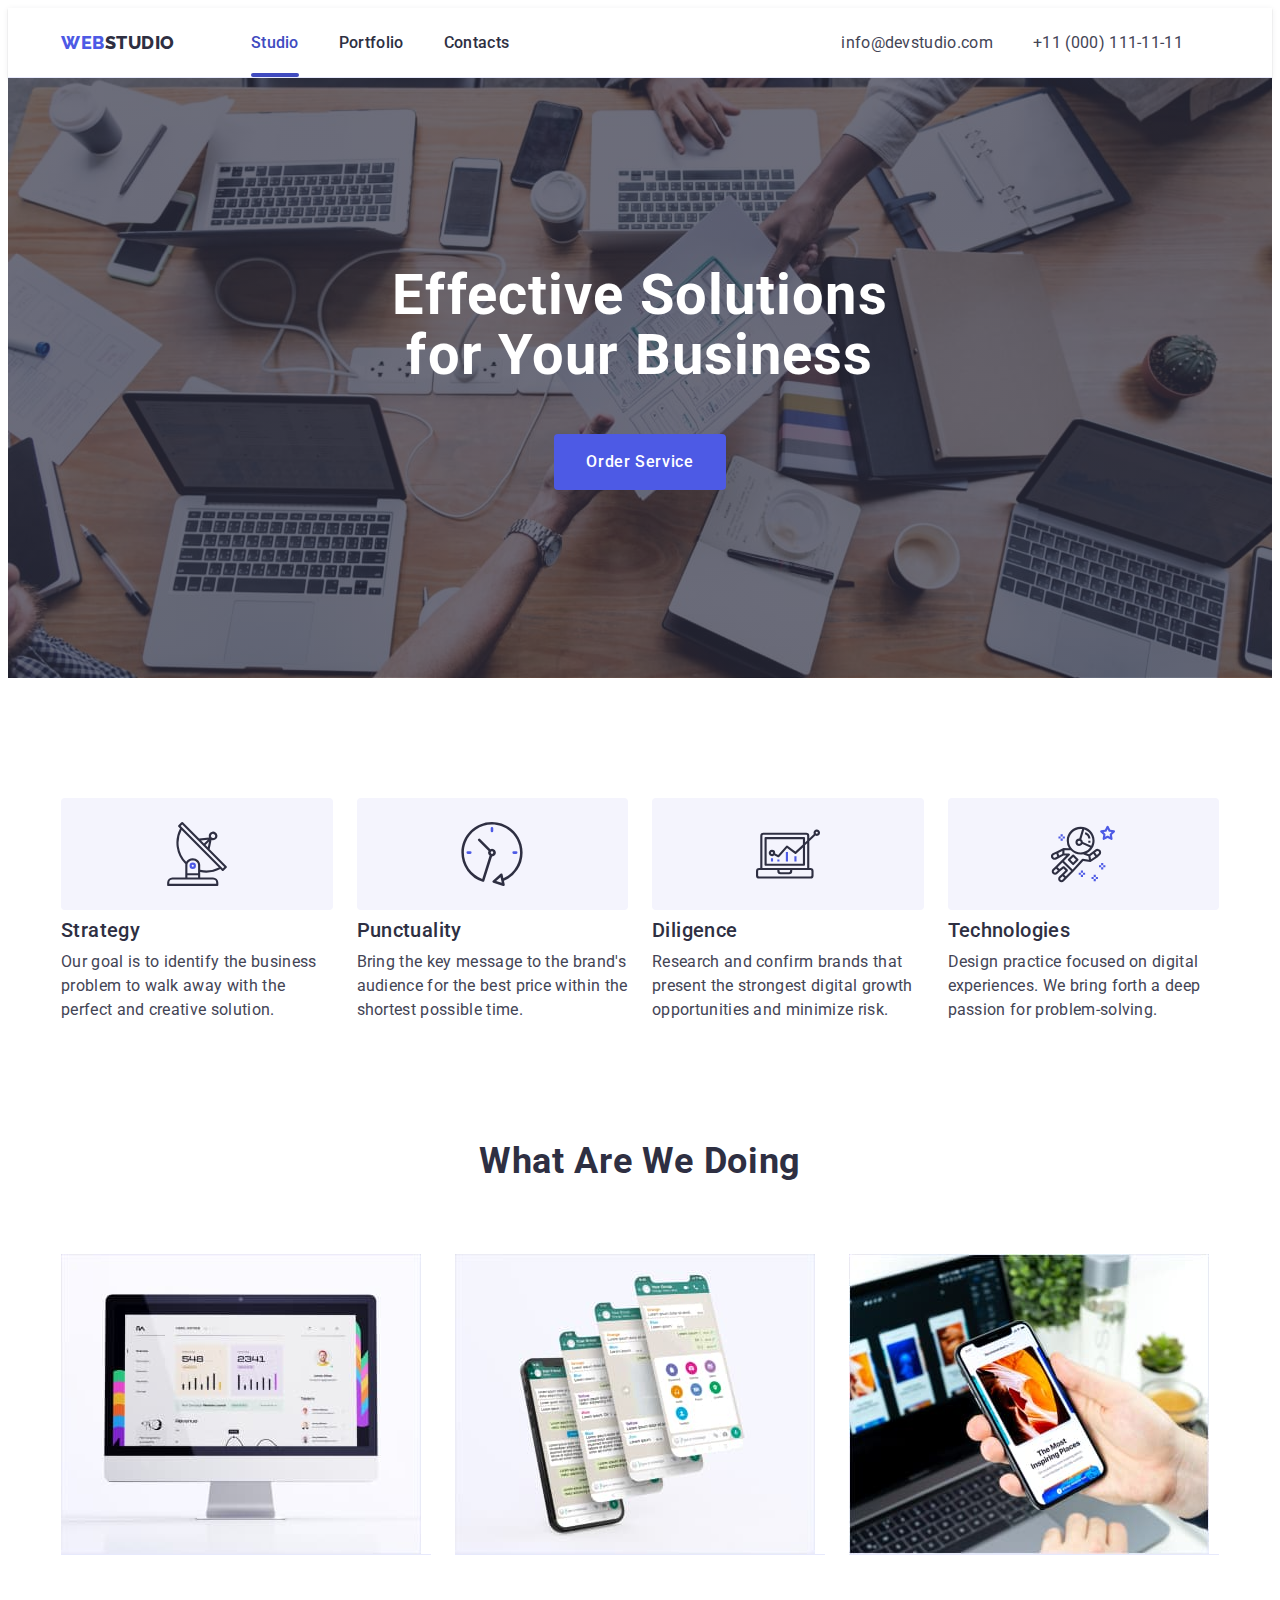
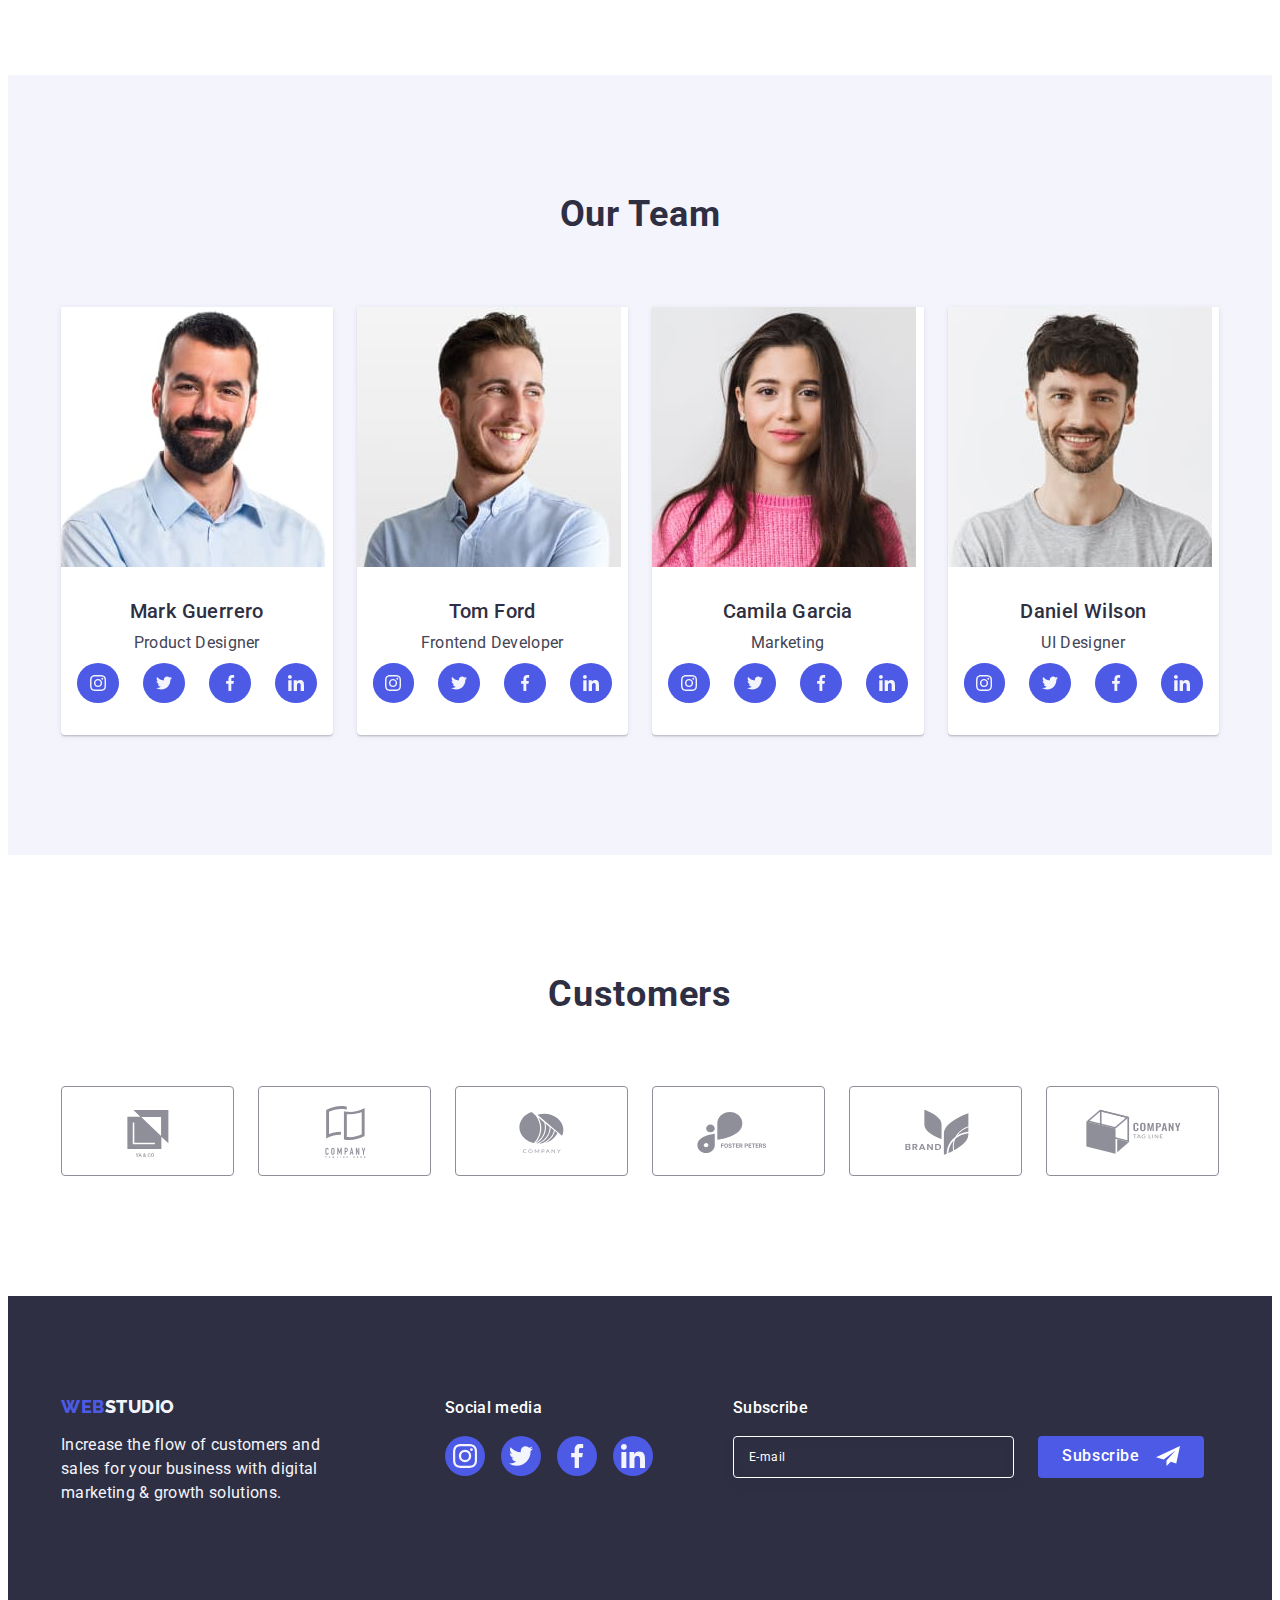
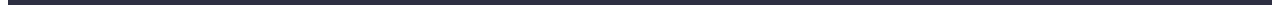
<file: index.html>
<!DOCTYPE html>
<html lang="en">
  <head>
    <meta charset="UTF-8" />
    <meta http-equiv="X-UA-Compatible" content="IE=edge" />
    <meta name="viewport" content="width=device-width, initial-scale=1.0" />
    <title>WebStudio</title>
    <link rel="preconnect" href="https://fonts.googleapis.com" />
    <link rel="preconnect" href="https://fonts.gstatic.com" crossorigin />
    <link
      href="https://fonts.googleapis.com/css2?family=Raleway:wght@800&family=Roboto:wght@400;500;700&display=swap"
      rel="stylesheet" />
    <link
      rel="stylesheet"
      href="https://cdnjs.cloudflare.com/ajax/libs/modern-normalize/1.1.0/modern-normalize.min.css"
      integrity="sha512-wpPYUAdjBVSE4KJnH1VR1HeZfpl1ub8YT/NKx4PuQ5NmX2tKuGu6U/JRp5y+Y8XG2tV+wKQpNHVUX03MfMFn9Q=="
      crossorigin="anonymous"
      referrerpolicy="no-referrer" />
    <link rel="stylesheet" href="./css/styles.css" />
  </head>
  <body>
    <!--Шапка профілю з навігацією та лого-->
    <header class="header">
      <div class="header-container container">
        <nav class="nav">
          <a class="logo link" href="./index.html">Web<span class="upper-logo">Studio</span></a>
          <ul class="site-nav list">
            <li class="item">
              <a class="link current" href="./index.html">Studio</a>
            </li>
            <li class="item">
              <a class="link" href="./portfolio.html">Portfolio</a>
            </li>
            <li class="item">
              <a class="link" href="">Contacts</a>
            </li>
          </ul>
        </nav>
        <address class="address">
          <ul class="list">
            <li>
              <a class="address link" href="mailto:info@devstudio.com">info@devstudio.com</a>
            </li>
            <li>
              <a class="address link" href="tel:+110001111111">+11 (000) 111-11-11</a>
            </li>
          </ul>
        </address>
      </div>
    </header>

    <main>
      <!--Секція герой-->
      <section class="hero-container page-hero">
        <div class="container">
          <h1 class="hero-title">Effective Solutions for Your Business</h1>
          <button class="btn hero" type="button" data-modal-open>Order Service</button>
        </div>
      </section>

      <!--Секція переваг-->
      <section class="features section">
        <div class="container">
          <h2 class="visually-hidden">Our features</h2>
          <ul class="features list card-set">
            <li class="features item card-sed-item">
              <div class="thumb">
                <svg class="icon" width="64" height="64">
                  <use href="./images/icons.svg#icon-antenna"></use>
                </svg>
              </div>
              <h3 class="features subtitle">Strategy</h3>
              <p class="features text">
                Our goal is to identify the business problem to walk away with the perfect and creative solution.
              </p>
            </li>
            <li class="features item card-sed-item">
              <div class="thumb">
                <svg class="icon" width="64" height="64">
                  <use href="./images/icons.svg#icon-clock"></use>
                </svg>
              </div>
              <h3 class="features subtitle">Punctuality</h3>
              <p class="features text">
                Bring the key message to the brand's audience for the best price within the shortest possible time.
              </p>
            </li>
            <li class="features item card-sed-item">
              <div class="thumb">
                <svg class="icon" width="64" height="64">
                  <use href="./images/icons.svg#icon-diagram"></use>
                </svg>
              </div>
              <h3 class="features subtitle">Diligence</h3>
              <p class="features text">
                Research and confirm brands that present the strongest digital growth opportunities and minimize risk.
              </p>
            </li>
            <li class="features item card-sed-item">
              <div class="thumb">
                <svg class="icon" width="64" height="64">
                  <use href="./images/icons.svg#icon-astronaut"></use>
                </svg>
              </div>
              <h3 class="features subtitle">Technologies</h3>
              <p class="features text">
                Design practice focused on digital experiences. We bring forth a deep passion for problem-solving.
              </p>
            </li>
          </ul>
        </div>
      </section>

      <!--Секція послуг-->
      <section class="working section">
        <div class="container">
          <h2 class="section-title">What are we doing</h2>
          <ul class="working list card-set">
            <li class="working item card-sed-item">
              <img
                src="./images/section-working/what-are-we-doing-1.jpg"
                alt="monitor for computer with open web page"
                width="360"
                height="300" />
            </li>
            <li class="working item card-sed-item">
              <img
                src="./images/section-working/what-are-we-doing-2.jpg"
                alt="mobile phone with chat"
                width="360"
                height="300" />
            </li>
            <li class="working item card-sed-item">
              <img
                src="./images/section-working/what-are-we-doing-3.jpg"
                alt="man with laptop and phone with open websites"
                width="360"
                height="300" />
            </li>
          </ul>
        </div>
      </section>

      <!--Секція Наша команда-->
      <section class="team section">
        <div class="container">
          <h2 class="section-title">Our Team</h2>
          <ul class="team list card-set">
            <li class="team item card-sed-item">
              <img src="./images/section-team/team-1.jpg" alt="Mark Guerrero" width="264" height="260" />
              <div class="desc-wrap">
                <h3 class="team subtitle">Mark Guerrero</h3>
                <p class="team text">Product Designer</p>
                <ul class="media-social list card-set">
                  <li class="card-sed-item">
                    <a
                      class="social-link link"
                      aria-label="Instagram"
                      href=""
                      target="_blank"
                      rel="noopener no-referrer">
                      <svg class="social-icon" width="16" height="16">
                        <use href="./images/icons.svg#icon-instagram"></use>
                      </svg>
                    </a>
                  </li>
                  <li class="card-sed-item">
                    <a class="social-link link" aria-label="Twitter" href="" target="_blank" rel="noopener no-referrer">
                      <svg class="social-icon" width="16" height="16">
                        <use href="./images/icons.svg#icon-twitter"></use>
                      </svg>
                    </a>
                  </li>
                  <li class="card-sed-item">
                    <a
                      class="social-link link"
                      aria-label="Facebook"
                      href=""
                      target="_blank"
                      rel="noopener no-referrer">
                      <svg class="social-icon" width="16" height="16">
                        <use href="./images/icons.svg#icon-facebook"></use>
                      </svg>
                    </a>
                  </li>
                  <li class="card-sed-item">
                    <a
                      class="social-link link"
                      aria-label="Linkedin"
                      href=""
                      target="_blank"
                      rel="noopener no-referrer">
                      <svg class="social-icon" width="16" height="16">
                        <use href="./images/icons.svg#icon-linkedin"></use>
                      </svg>
                    </a>
                  </li>
                </ul>
              </div>
            </li>
            <li class="team item card-sed-item">
              <img src="./images/section-team/team-2.jpg" alt="Tom Ford" width="264" height="260" />
              <div class="desc-wrap">
                <h3 class="team subtitle">Tom Ford</h3>
                <p class="team text">Frontend Developer</p>
                <ul class="media-social list card-set">
                  <li class="card-sed-item">
                    <a
                      class="social-link link"
                      aria-label="Instagram"
                      href=""
                      target="_blank"
                      rel="noopener no-referrer">
                      <svg class="social-icon" width="16" height="16">
                        <use href="./images/icons.svg#icon-instagram"></use>
                      </svg>
                    </a>
                  </li>
                  <li class="card-sed-item">
                    <a class="social-link link" aria-label="" href="Twitter" target="_blank">
                      <svg class="social-icon" width="16" height="16">
                        <use href="./images/icons.svg#icon-twitter"></use>
                      </svg>
                    </a>
                  </li>
                  <li class="card-sed-item">
                    <a class="social-link link" aria-label="Facebook" href="" target="_blank">
                      <svg class="social-icon" width="16" height="16">
                        <use href="./images/icons.svg#icon-facebook"></use>
                      </svg>
                    </a>
                  </li>
                  <li class="card-sed-item">
                    <a
                      class="social-link link"
                      aria-label=""
                      href="Linkedin"
                      target="_blank"
                      rel="noopener no-referrer">
                      <svg class="social-icon" width="16" height="16">
                        <use href="./images/icons.svg#icon-linkedin"></use>
                      </svg>
                    </a>
                  </li>
                </ul>
              </div>
            </li>
            <li class="team item card-sed-item">
              <img src="./images/section-team/team-3.jpg" alt="Camila Garcia" width="264" height="260" />
              <div class="desc-wrap">
                <h3 class="team subtitle">Camila Garcia</h3>
                <p class="team text">Marketing</p>
                <ul class="media-social list card-set">
                  <li class="card-sed-item">
                    <a
                      class="social-link link"
                      aria-label="Instagram"
                      href=""
                      target="_blank"
                      rel="noopener no-referrer">
                      <svg class="social-icon" width="16" height="16">
                        <use href="./images/icons.svg#icon-instagram"></use>
                      </svg>
                    </a>
                  </li>
                  <li class="card-sed-item">
                    <a class="social-link link" aria-label="Twitter" href="" target="_blank" rel="noopener no-referrer">
                      <svg class="social-icon" width="16" height="16">
                        <use href="./images/icons.svg#icon-twitter"></use>
                      </svg>
                    </a>
                  </li>
                  <li class="card-sed-item">
                    <a
                      class="social-link link"
                      aria-label="Facebook"
                      href=""
                      target="_blank"
                      rel="noopener no-referrer">
                      <svg class="social-icon" width="16" height="16">
                        <use href="./images/icons.svg#icon-facebook"></use>
                      </svg>
                    </a>
                  </li>
                  <li class="card-sed-item">
                    <a
                      class="social-link link"
                      aria-label="Linkedin"
                      href=""
                      target="_blank"
                      rel="noopener no-referrer">
                      <svg class="social-icon" width="16" height="16">
                        <use href="./images/icons.svg#icon-linkedin"></use>
                      </svg>
                    </a>
                  </li>
                </ul>
              </div>
            </li>
            <li class="team item card-sed-item">
              <img src="./images/section-team/team-4.jpg" alt="Daniel Wilson" width="264" height="260" />
              <div class="desc-wrap">
                <h3 class="team subtitle">Daniel Wilson</h3>
                <p class="team text">UI Designer</p>
                <ul class="media-social list card-set">
                  <li class="card-sed-item">
                    <a
                      class="social-link link"
                      aria-label="Instagram"
                      href=""
                      target="_blank"
                      rel="noopener no-referrer">
                      <svg class="social-icon" width="16" height="16">
                        <use href="./images/icons.svg#icon-instagram"></use>
                      </svg>
                    </a>
                  </li>
                  <li class="card-sed-item">
                    <a class="social-link link" aria-label="Twitter" href="" target="_blank" rel="noopener no-referrer">
                      <svg class="social-icon" width="16" height="16">
                        <use href="./images/icons.svg#icon-twitter"></use>
                      </svg>
                    </a>
                  </li>
                  <li class="card-sed-item">
                    <a
                      class="social-link link"
                      aria-label="Facebook"
                      href=""
                      target="_blank"
                      rel="noopener no-referrer">
                      <svg class="social-icon" width="16" height="16">
                        <use href="./images/icons.svg#icon-facebook"></use>
                      </svg>
                    </a>
                  </li>
                  <li class="card-sed-item">
                    <a
                      class="social-link link"
                      aria-label="Linkedin"
                      href=""
                      target="_blank"
                      rel="noopener no-referrer">
                      <svg class="social-icon" width="16" height="16">
                        <use href="./images/icons.svg#icon-linkedin"></use>
                      </svg>
                    </a>
                  </li>
                </ul>
              </div>
            </li>
          </ul>
        </div>
      </section>

      <!--Секция клієнтів-->
      <section class="clients section">
        <div class="container">
          <h2 class="section-title">Customers</h2>
          <ul class="clients list card-set">
            <li class="card-sed-item">
              <a class="clients link" href="">
                <svg class="clients-icon" width="104" height="56">
                  <use href="./images/icons.svg#icon-client-logo-1"></use>
                </svg>
              </a>
            </li>
            <li class="card-sed-item">
              <a class="clients link" href="">
                <svg class="clients-icon" width="104" height="56">
                  <use href="./images/icons.svg#icon-client-logo-2"></use>
                </svg>
              </a>
            </li>
            <li class="card-sed-item">
              <a class="clients link" href="">
                <svg class="clients-icon" width="104" height="56">
                  <use href="./images/icons.svg#icon-client-logo-3"></use>
                </svg>
              </a>
            </li>
            <li class="card-sed-item">
              <a class="clients link" href="">
                <svg class="clients-icon" width="104" height="56">
                  <use href="./images/icons.svg#icon-client-logo-4"></use>
                </svg>
              </a>
            </li>
            <li class="card-sed-item">
              <a class="clients link" href="">
                <svg class="clients-icon" width="104" height="56">
                  <use href="./images/icons.svg#icon-client-logo-5"></use>
                </svg>
              </a>
            </li>
            <li class="card-sed-item">
              <a class="clients link" href="">
                <svg class="clients-icon" width="104" height="56">
                  <use href="./images/icons.svg#icon-client-logo-6"></use>
                </svg>
              </a>
            </li>
          </ul>
        </div>
      </section>
    </main>

    <!--Підвал-->
    <footer class="page-footer">
      <div class="footer-container container">
        <div class="footer-left-part">
          <a class="logo link" href="./index.html">Web<span class="lower-logo">Studio</span></a>
          <p class="footer text">
            Increase the flow of customers and sales for your business with digital marketing & growth solutions.
          </p>
        </div>

        <div class="footer-right-part">
          <p class="social-text">Social media</p>
          <ul class="media-social list card-set">
            <li class="card-sed-item">
              <a class="social-link link" href="" target="_blank" rel="noopener no-referrer" aria-label="Instagram">
                <svg class="social-icon" width="24" height="24">
                  <use href="./images/icons.svg#icon-instagram"></use>
                </svg>
              </a>
            </li>
            <li class="card-sed-item">
              <a class="social-link link" href="" target="_blank" rel="noopener no-referrer" aria-label="twitter">
                <svg class="social-icon" width="24" height="24">
                  <use href="./images/icons.svg#icon-twitter"></use>
                </svg>
              </a>
            </li>
            <li class="card-sed-item">
              <a class="social-link link" href="" target="_blank" rel="noopener no-referrer" aria-label="facebook">
                <svg class="social-icon" width="24" height="24">
                  <use href="./images/icons.svg#icon-facebook"></use>
                </svg>
              </a>
            </li>
            <li class="card-sed-item">
              <a class="social-link link" href="" target="_blank" rel="noopener no-referrer" aria-label="linkedin">
                <svg class="social-icon" width="24" height="24">
                  <use href="./images/icons.svg#icon-linkedin"></use>
                </svg>
              </a>
            </li>
          </ul>
        </div>
        <div class="footer-form-wrapper">
          <p class="form social-text">Subscribe</p>
          <form class="footer-form">
            <div class="form-field">
              <input class="form-input" type="email" name="form-mail" id="e-mail" placeholder="&nbsp;" />
              <label for="e-mail" class="footer-form-field">E-mail</label>
            </div>
            <button class="footer-form-btn btn" type="submit">
              Subscribe
              <svg class="icon-send" width="24" height="24">
                <use href="./images/icons.svg#icon-send"></use>
              </svg>
            </button>
          </form>
        </div>
      </div>
    </footer>

    <!--Модальне вікно -->
    <div class="backdrop is-hidden" data-modal>
      <div class="modal">
        <button class="modal-close-btn" type="button" data-modal-close>
          <svg class="modal-close-icon" width="8" height="8">
            <use href="./images/icons.svg#icon-modal-close"></use>
          </svg>
        </button>
        <p class="modal-form-desc">Leave your contacts and we will call you back</p>
        <form class="modal-form">
          <label class="form-label name" for="modal-name">Name</label>
          <div class="modal-form-wrapper">
            <input class="modal-form-input" type="text" name="modal-name" id="modal-name" minlength="3" />
            <svg class="form-icon icon-person" width="18" height="18">
              <use href="./images/icons.svg#icon-person"></use>
            </svg>
          </div>
          <label class="form-label" for="modal-phone">Phone</label>
          <div class="modal-form-wrapper">
            <input
              class="modal-form-input"
              type="tel"
              name="modal-phone"
              id="modal-phone"
              minlength="12"
              maxlength="12" />
            <svg class="form-icon icon-phone" width="18" height="24">
              <use href="./images/icons.svg#icon-phone"></use>
            </svg>
          </div>
          <label class="form-label" for="modal-mail">Email</label>
          <div class="modal-form-wrapper">
            <input class="modal-form-input" type="email" name="modal-mail" id="modal-mail" />
            <svg class="form-icon icon-email" width="18" height="24">
              <use href="./images/icons.svg#icon-email"></use>
            </svg>
          </div>
          <label class="form-label" for="modal-comment">Comment</label>
          <textarea
            class="modal-form-comment"
            name="modal-comment"
            id="modal-comment"
            rows="6"
            placeholder="Text input"></textarea>
          <label class="privacy-check">
            <input class="modal-checkbox" type="checkbox" name="privacy-check" />
            <span class="modal-icon-check"></span>
            <span class="modal-privacy-text"
              >I accept the terms and conditions of the
              <a href="" class="privacy-check-link" target="_blank" rel="noopener no-referrer">Privacy Policy</a>
            </span>
          </label>
          <button class="submit btn" type="submit">Send</button>
        </form>
      </div>
    </div>
    <script src="./js/modal.js"></script>
  </body>
</html>
</file>
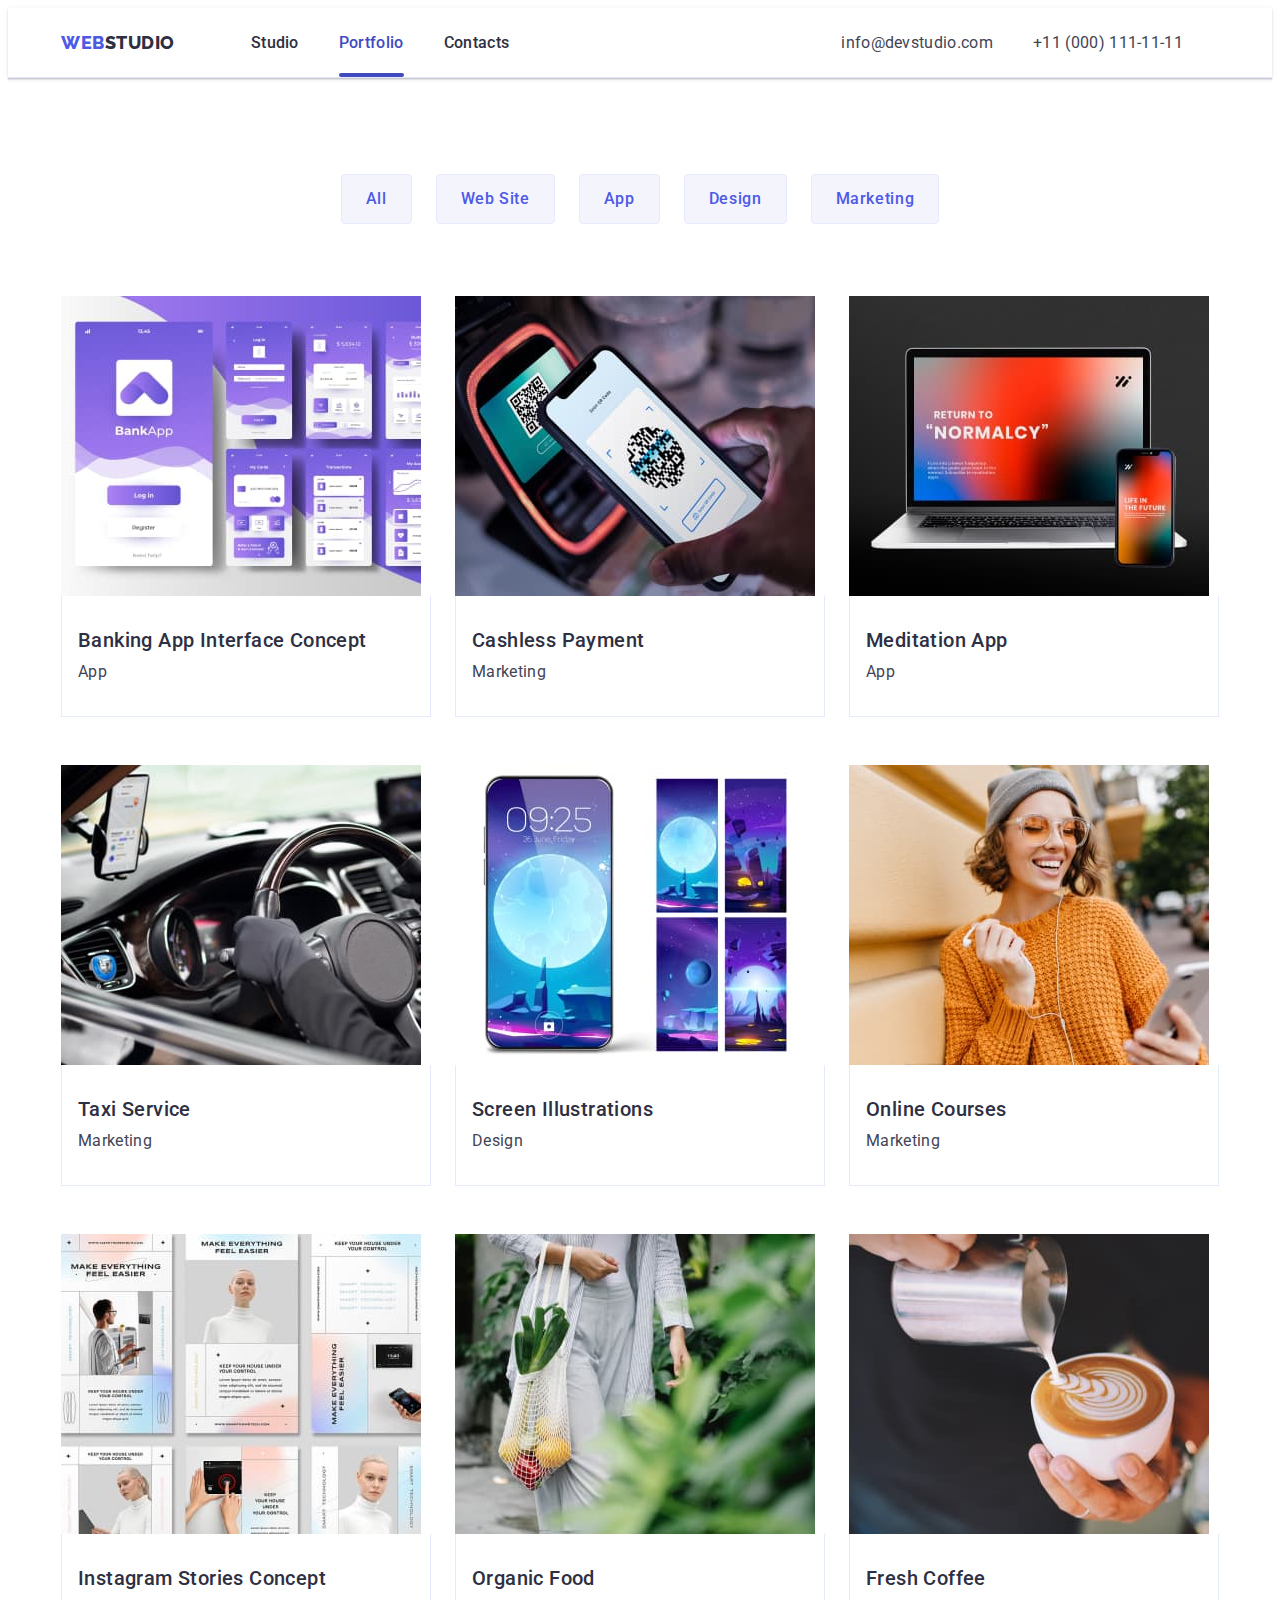
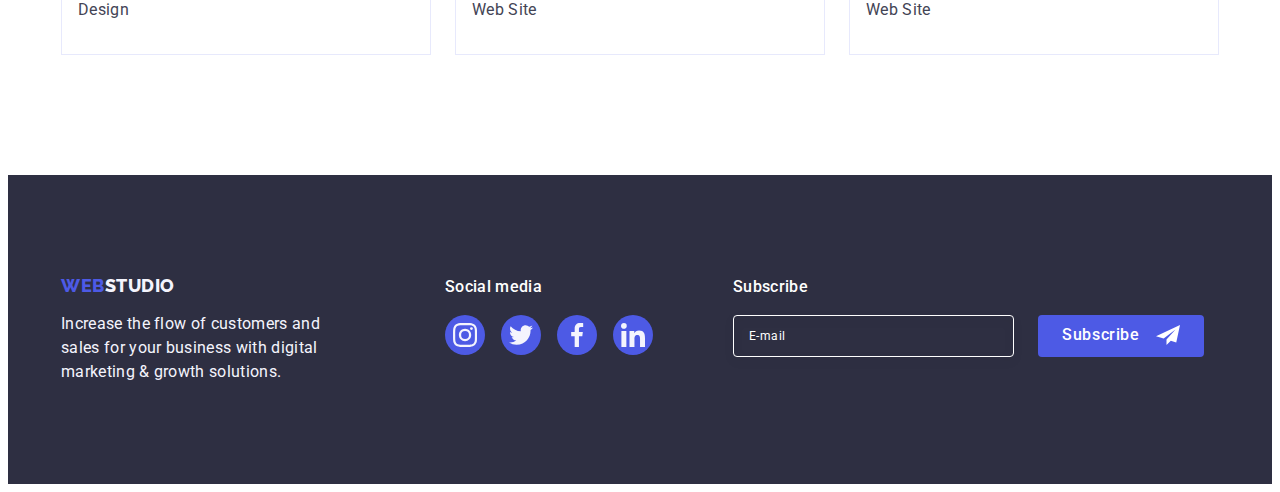
<file: portfolio.html>
<!DOCTYPE html>
<html lang="en">
  <head>
    <meta charset="UTF-8" />
    <meta http-equiv="X-UA-Compatible" content="IE=edge" />
    <meta name="viewport" content="width=device-width, initial-scale=1.0" />
    <title>WebStudio</title>
    <link rel="preconnect" href="https://fonts.googleapis.com" />
    <link rel="preconnect" href="https://fonts.gstatic.com" crossorigin />
    <link
      href="https://fonts.googleapis.com/css2?family=Raleway:wght@800&family=Roboto:wght@400;500;700&display=swap"
      rel="stylesheet" />
    <link
      rel="stylesheet"
      href="https://cdnjs.cloudflare.com/ajax/libs/modern-normalize/1.1.0/modern-normalize.min.css"
      integrity="sha512-wpPYUAdjBVSE4KJnH1VR1HeZfpl1ub8YT/NKx4PuQ5NmX2tKuGu6U/JRp5y+Y8XG2tV+wKQpNHVUX03MfMFn9Q=="
      crossorigin="anonymous"
      referrerpolicy="no-referrer" />
    <link rel="stylesheet" href="./css/styles.css" />
  </head>
  <body>
    <!--Шапка профілю з навігацією та лого-->
    <header class="header">
      <div class="header-container container">
        <nav class="nav">
          <a class="logo link" href="./index.html">Web<span class="upper-logo">Studio</span></a>
          <ul class="site-nav list">
            <li class="item">
              <a class="link" href="./index.html">Studio</a>
            </li>
            <li class="item">
              <a class="link current" href="./portfolio.html">Portfolio</a>
            </li>
            <li class="item">
              <a class="link" href="">Contacts</a>
            </li>
          </ul>
        </nav>
        <address class="address">
          <ul class="list">
            <li>
              <a class="address link" href="mailto:info@devstudio.com">info@devstudio.com</a>
            </li>
            <li>
              <a class="address link" href="tel:+110001111111">+11 (000) 111-11-11</a>
            </li>
          </ul>
        </address>
      </div>
    </header>
    <main>
      <!--Каталог робіт-->
      <section class="page-gallery">
        <div class="container">
          <h1 class="visually-hidden">Work examples</h1>
          <ul class="category list card-set">
            <li class="category-item">
              <button class="btn gallery" type="button">All</button>
            </li>
            <li class="category-item">
              <button class="btn gallery" type="button">Web Site</button>
            </li>
            <li class="category-item">
              <button class="btn gallery" type="button">App</button>
            </li>
            <li class="category-item">
              <button class="btn gallery" type="button">Design</button>
            </li>
            <li class="category-item">
              <button class="btn gallery" type="button">Marketing</button>
            </li>
          </ul>
          <ul class="gallery list card-set">
            <li class="gallery-item card-sed-item">
              <a class="gallery link" href="">
                <div class="gallery-thumb">
                  <img
                    src="./images/portfolio/banking-application-pages.jpg"
                    alt="banking-application-pages"
                    width="360" />
                  <p class="overlay-text">
                    14 Stylish and User-Friendly App Design Concepts · Task Manager App · Calorie Tracker App · Exotic
                    Fruit Ecommerce App · Cloud Storage App
                  </p>
                </div>
                <div class="desc-wrap">
                  <h2 class="gallery subtitle">Banking App Interface Concept</h2>
                  <p class="galerry text">App</p>
                </div>
              </a>
            </li>
            <li class="gallery-item card-sed-item">
              <a class="gallery link" href="">
                <div class="gallery-thumb">
                  <img src="./images/portfolio/phone-and-terminal.jpg" alt="phone-and-terminal" width="360" />
                  <p class="overlay-text">
                    14 Stylish and User-Friendly App Design Concepts · Task Manager App · Calorie Tracker App · Exotic
                    Fruit Ecommerce App · Cloud Storage App
                  </p>
                </div>
                <div class="desc-wrap">
                  <h2 class="gallery subtitle">Cashless Payment</h2>
                  <p class="galerry text">Marketing</p>
                </div>
              </a>
            </li>
            <li class="gallery-item card-sed-item">
              <a class="gallery link" href="">
                <div class="gallery-thumb">
                  <img src="./images/portfolio/phone-and-laptop.jpg" alt="phone-and-laptop" width="360" />
                  <p class="overlay-text">
                    14 Stylish and User-Friendly App Design Concepts · Task Manager App · Calorie Tracker App · Exotic
                    Fruit Ecommerce App · Cloud Storage App
                  </p>
                </div>
                <div class="desc-wrap">
                  <h2 class="gallery subtitle">Meditation App</h2>
                  <p class="galerry text">App</p>
                </div>
              </a>
            </li>
            <li class="gallery-item card-sed-item">
              <a class="gallery link" href="">
                <div class="gallery-thumb">
                  <img src="./images/portfolio/man-driving.jpg" alt="man-driving" width="360" />
                  <p class="overlay-text">
                    14 Stylish and User-Friendly App Design Concepts · Task Manager App · Calorie Tracker App · Exotic
                    Fruit Ecommerce App · Cloud Storage App
                  </p>
                </div>
                <div class="desc-wrap">
                  <h2 class="gallery subtitle">Taxi Service</h2>
                  <p class="galerry text">Marketing</p>
                </div>
              </a>
            </li>
            <li class="gallery-item card-sed-item">
              <a class="gallery link" href="">
                <div class="gallery-thumb">
                  <img
                    src="./images/portfolio/phone-and-screen-wallpaper-options.jpg"
                    alt="phone-and-screen-wallpaper-options"
                    width="360" />
                  <p class="overlay-text">
                    14 Stylish and User-Friendly App Design Concepts · Task Manager App · Calorie Tracker App · Exotic
                    Fruit Ecommerce App · Cloud Storage App
                  </p>
                </div>
                <div class="desc-wrap">
                  <h2 class="gallery subtitle">Screen Illustrations</h2>
                  <p class="galerry text">Design</p>
                </div>
              </a>
            </li>
            <li class="gallery-item card-sed-item">
              <a class="gallery link" href="">
                <div class="gallery-thumb">
                  <img
                    src="./images/portfolio/girl-in-headphones-with-phone.jpg"
                    alt="girl-in-headphones-with-phone"
                    width="360" />
                  <p class="overlay-text">
                    14 Stylish and User-Friendly App Design Concepts · Task Manager App · Calorie Tracker App · Exotic
                    Fruit Ecommerce App · Cloud Storage App
                  </p>
                </div>
                <div class="desc-wrap">
                  <h2 class="gallery subtitle">Online Courses</h2>
                  <p class="galerry text">Marketing</p>
                </div>
              </a>
            </li>
            <li class="gallery-item card-sed-item">
              <a class="gallery link" href="">
                <div class="gallery-thumb">
                  <img
                    src="./images/portfolio/instagram-layout-options.jpg"
                    alt="instagram-layout-options"
                    width="360" />
                  <p class="overlay-text">
                    14 Stylish and User-Friendly App Design Concepts · Task Manager App · Calorie Tracker App · Exotic
                    Fruit Ecommerce App · Cloud Storage App
                  </p>
                </div>
                <div class="desc-wrap">
                  <h2 class="gallery subtitle">Instagram Stories Concept</h2>
                  <p class="galerry text">Design</p>
                </div>
              </a>
            </li>
            <li class="gallery-item card-sed-item">
              <a class="gallery link" href="">
                <div class="gallery-thumb">
                  <img
                    src="./images/portfolio/girl-with-a-bag-of-vegetables.jpg"
                    alt="girl-with-a-bag-of-vegetables"
                    width="360" />
                  <p class="overlay-text">
                    14 Stylish and User-Friendly App Design Concepts · Task Manager App · Calorie Tracker App · Exotic
                    Fruit Ecommerce App · Cloud Storage App
                  </p>
                </div>
                <div class="desc-wrap">
                  <h2 class="gallery subtitle">Organic Food</h2>
                  <p class="galerry text">Web Site</p>
                </div>
              </a>
            </li>
            <li class="gallery-item card-sed-item">
              <a class="gallery link" href="">
                <div class="gallery-thumb">
                  <img
                    src="./images/portfolio/barista-pouring-milk-into-a-glass-of-coffee.jpg"
                    alt="barista-pouring-milk-into-a-glass-of-coffee"
                    width="360" />
                  <p class="overlay-text">
                    14 Stylish and User-Friendly App Design Concepts · Task Manager App · Calorie Tracker App · Exotic
                    Fruit Ecommerce App · Cloud Storage App
                  </p>
                </div>
                <div class="desc-wrap">
                  <h2 class="gallery subtitle">Fresh Coffee</h2>
                  <p class="galerry text">Web Site</p>
                </div>
              </a>
            </li>
          </ul>
        </div>
      </section>
    </main>

    <!--Підвал-->
    <footer class="page-footer">
      <div class="footer-container container">
        <div class="footer-left-part">
          <a class="logo link" href="./index.html">Web<span class="lower-logo">Studio</span></a>
          <p class="footer text">
            Increase the flow of customers and sales for your business with digital marketing & growth solutions.
          </p>
        </div>

        <div class="footer-right-part">
          <p class="social-text">Social media</p>
          <ul class="media-social list card-set">
            <li class="card-sed-item">
              <a class="social-link link" href="" target="_blank" rel="noopener no-referrer" aria-label="Instagram">
                <svg class="social-icon" width="24" height="24">
                  <use href="./images/icons.svg#icon-instagram"></use>
                </svg>
              </a>
            </li>
            <li class="card-sed-item">
              <a class="social-link link" href="" target="_blank" rel="noopener no-referrer" aria-label="twitter">
                <svg class="social-icon" width="24" height="24">
                  <use href="./images/icons.svg#icon-twitter"></use>
                </svg>
              </a>
            </li>
            <li class="card-sed-item">
              <a class="social-link link" href="" target="_blank" rel="noopener no-referrer" aria-label="facebook">
                <svg class="social-icon" width="24" height="24">
                  <use href="./images/icons.svg#icon-facebook"></use>
                </svg>
              </a>
            </li>
            <li class="card-sed-item">
              <a class="social-link link" href="" target="_blank" rel="noopener no-referrer" aria-label="linkedin">
                <svg class="social-icon" width="24" height="24">
                  <use href="./images/icons.svg#icon-linkedin"></use>
                </svg>
              </a>
            </li>
          </ul>
        </div>
        <div class="footer-form-wrapper">
          <p class="form social-text">Subscribe</p>
          <form class="footer-form">
            <div class="form-field">
              <input class="form-input" type="email" name="form-mail" id="e-mail" placeholder="&nbsp;" />
              <label for="e-mail" class="footer-form-field">E-mail</label>
            </div>
            <button class="footer-form-btn btn" type="submit">
              Subscribe
              <svg class="icon-send" width="24" height="24">
                <use href="./images/icons.svg#icon-send"></use>
              </svg>
            </button>
          </form>
        </div>
      </div>
    </footer>
  </body>
</html>
</file>
<file: css/styles.css>
:root {
  --color-navy: #2e2f42;
  --color-slate: #434455;
  --color-text-light: #f4f4fd;
  --color-text-white: #ffffff;
  --acent-color: #4d5ae5;
  --acent-color-active: #404bbf;
  --acent-color-green: #31d0aa;

  --background-color-white: #ffffff;
  --background-color-dark: #2e2f42;
  --background-color-gris: #f4f4fd;
  --background-color-light: #8e8f99;
  --color-cornflower: #e7e9fc;
  --background-gradient: rgba(46, 47, 66, 0.7);
  --background-modal: rgba(46, 47, 66, 0.4);
  --color-dairy-modal: #fcfcfc;

  --indent: 24px;
  --items: 3;

  --timing-function: cubic-bezier(0.4, 0, 0.2, 1);
}

/**
  |========================================================
  |            Глобальні стилі нормалізація та reset
  |========================================================
*/

body {
  font-size: 16px;
  font-family: "Roboto", sans-serif;
  line-height: 1.5;
  letter-spacing: 0.02em;
  color: var(--color-slate);

  background-color: var(--background-color-white);
}

h1,
h2,
h3,
h4,
h5,
h6,
p {
  margin: 0;
}

img {
  display: block;
  max-width: 100%;
  height: auto;
}

.link {
  text-decoration: none;
}

.list {
  list-style: none;
  padding: 0;
  margin: 0;
}

.section {
  padding-top: 120px;
  padding-bottom: 120px;
}
/**
  |===========================================
  |                 Контейнер
  |===========================================
*/

.container {
  max-width: 1158px;
  padding: 0 15px;
  margin: 0 auto;

  /*outline: 2px solid red;*/
}

/**
  |==========================================
  |                Скритий заголовок
  |==========================================
*/
.visually-hidden {
  position: absolute;
  width: 1px;
  height: 1px;
  margin: -1px;
  border: 0;
  padding: 0;

  white-space: nowrap;
  clip-path: inset(100%);
  clip: rect(0 0 0 0);
  overflow: hidden;
}

/**
  |==================================================
  |                    Хедер на навігація
  |==================================================
*/

.header {
  border-bottom: 1px solid var(--color-cornflower);
  box-shadow: 0px 2px 1px rgba(46, 47, 66, 0.08), 0px 1px 1px rgba(46, 47, 66, 0.16), 0px 1px 6px rgba(46, 47, 66, 0.08);
}

.header-container {
  display: flex;
  align-items: center;
}

.header .logo {
  display: inline-block;
  padding-top: 24px;
  padding-bottom: 24px;
  margin-right: 76px;
}

.nav {
  display: flex;
  align-items: center;
  margin-right: 332px;
}

.site-nav.list {
  display: flex;
  gap: 40px;
  align-items: center;
}

.site-nav .link {
  padding-top: 24px;
  padding-bottom: 24px;

  font-weight: 500;

  transition: color 250ms var(--timing-function);
  color: var(--color-navy);
}

.site-nav .link:hover,
.site-nav .link:focus,
.site-nav .link:active {
  color: var(--acent-color-active);
}

.link.current {
  position: relative;
  color: var(--acent-color-active);
}

.site-nav .link.current::after {
  content: "";
  position: absolute;
  bottom: -1px;
  left: 0;

  width: 100%;
  height: 4px;

  border-radius: 2px;
  background-color: var(--acent-color-active);
}

.address {
  font-weight: inherit;
  font-style: normal;
  color: inherit;
}

.address .list {
  display: flex;
  gap: 40px;
  align-items: center;
}

.address.link {
  display: block;
  /*padding-top: 24px;
  padding-bottom: 24px;*/

  transition: color 250ms var(--timing-function);
}

.address .link:hover,
.address .link:focus,
.address .link:active {
  color: var(--acent-color-active);
}

/**
  |======================================
  |                   Логотип
  |======================================
*/

.logo {
  font-family: "Raleway", sans-serif;
  font-weight: 800;
  font-size: 18px;
  line-height: 1.17;
  letter-spacing: 0.03em;
  text-transform: uppercase;

  color: var(--acent-color);
}

.logo .upper-logo {
  color: var(--color-navy);
}

/**
  |===================================
  |                 Заголовки 
  |===================================
*/
.section-title {
  margin-bottom: 72px;

  font-size: 36px;
  line-height: 1.11;
  letter-spacing: 0.02em;
  text-align: center;
  text-transform: capitalize;

  color: var(--color-navy);
}

.subtitle {
  margin-bottom: 8px;

  font-weight: 500;
  font-size: 20px;
  line-height: 1.2;
  letter-spacing: 0.02em;

  color: var(--color-navy);
}

/**
  |==================================
  |                Кнопка
  |==================================
*/

.btn {
  font-size: inherit;
  line-height: inherit;
  font-family: "Roboto", sans-serif;
  font-weight: 500;
  letter-spacing: 0.04em;
  text-align: center;

  transition: background-color 250ms var(--timing-function);

  color: var(--color-text-white);
  background-color: var(--acent-color);
  cursor: pointer;
}

.btn:hover,
.btn:focus {
  background-color: var(--acent-color-active);
}

/**
  |====================================
  |                   Сітки
  |====================================
*/

.card-set {
  display: flex;
  flex-wrap: wrap;
  gap: var(--indent);
}

.card-sed-item {
  flex-basis: calc((100% - var(--indent) * (var(--items) - 1)) / var(--items));
}

/**
  |=================================
  |                  Герой
  |=================================
*/
.page-hero {
  padding: 188px 0px;
  max-width: 1440px;

  background-image: linear-gradient(var(--background-gradient), var(--background-gradient)),
    url(../images/section-hero/hero-people-office.jpg);
  background-repeat: no-repeat;
  background-position: center;
  background-size: cover;

  background-color: var(--background-color-dark);
}

.hero-container {
  display: block;
  margin-left: auto;
  margin-right: auto;
}

.hero-title {
  max-width: 496px;
  margin: 0px auto 48px;

  font-size: 56px;
  line-height: 1.07;
  letter-spacing: 0.02em;
  text-align: center;

  color: var(--color-text-white);
}

.btn.hero {
  display: block;
  min-width: 169px;
  padding: 16px 32px;
  margin: 0 auto;

  border: 0;
  border-radius: 4px;
}

/**
  |===================================
  |             Секція переваг
  |===================================
*/

.features.list {
  --items: 4;
}

.thumb {
  display: flex;
  justify-content: center;
  align-items: center;

  height: 112px;
  margin-bottom: 8px;

  border-radius: 4px;
  background: var(--background-color-gris);
}

/**
  |=================================
  |                Секція послуг
  |=================================
*/

.working.section {
  padding-top: 0px;
}

.working.item {
  border-bottom: 1px solid var(--color-cornflower);
}

/**
  |=================================
  |                Секція команди
  |=================================
*/

.team.section {
  background-color: var(--background-color-gris);
}

.team.list {
  --items: 4;
}

.team.item {
  box-shadow: 0px 1px 6px rgba(46, 47, 66, 0.08), 0px 1px 1px rgba(46, 47, 66, 0.16), 0px 2px 1px rgba(46, 47, 66, 0.08);
  border-radius: 0px 0px 4px 4px;
  background-color: var(--background-color-white);
}

.team.text {
  margin-bottom: 8px;
}

.desc-wrap {
  padding: 32px 0;
  text-align: center;
}

.media-social {
  --items: 4;

  height: 40px;
  padding-right: 16px;
  padding-left: 16px;
}

.social-link {
  display: flex;
  justify-content: center;
  align-items: center;

  width: 100%;
  height: 100%;

  transition: background-color 250ms var(--timing-function);

  color: var(--background-color-gris);
  background-color: var(--acent-color);
  border-radius: 50%;
}

.social-link:hover,
.social-link:focus {
  background-color: var(--acent-color-active);
}

.social-icon {
  fill: currentColor;
}

/**
  |============================
  | Секція клієнтів
  |============================
*/
.clients .section-title {
  line-height: 1.1;
}

.clients.list {
  --items: 6;
}

.clients.link {
  display: flex;
  justify-content: center;
  align-items: center;

  height: 88px;

  transition: border-color 250ms var(--timing-function), color 250ms var(--timing-function);

  color: var(--background-color-light);
  border: 1px solid var(--background-color-light);
  border-radius: 4px;
}

.clients.link:hover,
.clients.link:focus {
  color: var(--acent-color-active);
  border: 1px solid var(--acent-color-active);
}

.clients-icon {
  fill: currentColor;
}

.clients-icon:hover,
.clients-icon:focus {
  fill: currentColor;
}

/**
|========================================
|          Кнопки галереї робіт
|========================================
*/
.category.list {
  margin-bottom: 72px;
  --items: 5;
  justify-content: center;
  align-items: center;
}

.btn.gallery {
  padding: 12px 24px;

  transition: color 250ms var(--timing-function), background-color 250ms var(--timing-function),
    box-shadow 250ms var(--timing-function), border-color 250ms var(--timing-function);

  border: 1px solid var(--color-cornflower);
  border-radius: 4px;
  color: var(--acent-color);
  background-color: var(--background-color-gris);
}

.btn.gallery:hover,
.btn.gallery:focus {
  border: 1px solid transparent;
  box-shadow: 0px 3px 1px rgba(0, 0, 0, 0.1), 0px 2px 1px rgba(0, 0, 0, 0.08), 0px 2px 2px rgba(0, 0, 0, 0.12);

  color: var(--color-text-white);
  background-color: var(--acent-color-active);
}

/**
|==========================================
|                    Галерея робіт
|==========================================
*/

.page-gallery {
  padding-top: 96px;
  padding-bottom: 120px;
}

.gallery.card-set {
  column-gap: var(--indent);
  row-gap: 48px;
}

.gallery .desc-wrap {
  padding-left: 16px;
}
.gallery.link {
  display: block;

  transition: box-shadow 250ms var(--timing-function);
}

.gallery.link:hover,
.gallery.link:focus {
  box-shadow: 0px 1px 6px rgba(46, 47, 66, 0.08), 0px 1px 1px rgba(46, 47, 66, 0.16), 0px 2px 1px rgba(46, 47, 66, 0.08);
}

.gallery.link:hover .overlay-text,
.gallery.link:focus .overlay-text {
  transform: translateY(0%);
}

/*.gallery.link:hover .desc-wrap,
.gallery.link:focus .desc-wrap {
  box-shadow: 0px 1px 6px rgba(46, 47, 66, 0.08),
    0px 1px 1px rgba(46, 47, 66, 0.16), 0px 2px 1px rgba(46, 47, 66, 0.08);
  border: 1px solid var(--background-color-gris);
}

/*.gallery-item:nth-child(3n + 3) {
  margin-right: 0px;
}
.gallery-item:not(:nth-last-child(-n + 3)) {
  margin-bottom: 48px;
}*/

.gallery .text {
  letter-spacing: 0.02em;
  color: var(--color-slate);
}

.gallery .desc-wrap {
  border-right: 1px solid var(--color-cornflower);
  border-bottom: 1px solid var(--color-cornflower);
  border-left: 1px solid var(--color-cornflower);

  text-align: left;
}

.gallery-thumb {
  position: relative;
  overflow: hidden;
}

.overlay-text {
  position: absolute;
  top: 0;
  transform: translateY(100%);

  width: 100%;
  height: 100%;
  padding: 40px 32px;

  font-weight: 400;

  transition: transform 250ms var(--timing-function);

  color: var(--color-text-light);
  background-color: var(--acent-color);
}

/**
|========================================
|                 Підвал
|========================================
*/

.page-footer {
  padding-top: 100px;
  padding-bottom: 100px;

  background-color: var(--background-color-dark);
}
.footer-container {
  display: flex;
}

.page-footer .logo {
  display: inline-block;
  margin-bottom: 16px;
}

.page-footer .lower-logo {
  color: var(--color-text-light);
}

.footer-left-part {
  margin-right: 120px;
}

.footer-right-part {
  margin-right: 80px;
}

.footer.text {
  width: 264px;
  color: var(--color-text-light);
}

.social-text {
  margin-bottom: 16px;

  font-weight: 500;
  color: var(--color-text-white);
}

.page-footer .media-social {
  padding: 0;
  --indent: 16px;
}

.page-footer .card-sed-item {
  width: 40px;
}

.page-footer .social-link:hover,
.page-footer .social-link:focus {
  background-color: var(--acent-color-green);
}

.footer-form {
  display: flex;
  gap: 24px;
}

.form-field {
  position: relative;
}

.form-input {
  padding: 0;
  padding-left: 16px;
  min-width: 263px;
  min-height: 40px;

  font-family: inherit;
  color: var(--color-text-white);

  border: 1px solid var(--background-color-white);
  filter: drop-shadow(0px 4px 4px rgba(0, 0, 0, 0.15));
  border-radius: 4px;
  background-color: transparent;
}

.footer-form-field {
  position: absolute;
  top: 50%;
  left: 16px;
  transform: translateY(-50%);

  transition: transform 250ms var(--timing-function);

  font-weight: 400;
  font-size: 12px;
  line-height: 2;
  letter-spacing: 0.04em;
  color: var(--color-text-white);
}
/*
.form-input:focus + .footer-form-field,
.form-input:not(:placeholder-shown) + .footer-form-field {
  transform: translateY(-32px);
  background-color: var(--background-color-dark);
}*/

.form-field:focus-within > .footer-form-field,
.form-input:not(:placeholder-shown) + .footer-form-field {
  transform: translateY(-32px);
  background-color: var(--background-color-dark);
}
/*.form-input::placeholder {
  font-weight: 400;
  font-size: 12px;
  line-height: 2;
  letter-spacing: 0.04em;
  color: var(--color-text-white);
}*/

.footer-form-btn {
  display: flex;
  gap: 16px;

  padding: 8px 24px;
  border: 0;
  border-radius: 4px;
}

.footer-form-btn:focus,
.footer-form-btn:hover {
  background-color: var(--acent-color-green);
}

.icon-send {
  fill: currentColor;
}

/**
  |======================================
  |             Модальне вікно
  |======================================
*/

.backdrop {
  position: fixed;
  top: 0;
  left: 0;

  width: 100%;
  height: 100%;

  opacity: 1;
  transition: opacity 250ms var(--timing-function), visibility 250ms var(--timing-function);

  background-color: var(--background-modal);
}

.backdrop.is-hidden {
  visibility: hidden;
  opacity: 0;
  pointer-events: none;
}

.backdrop.is-hidden .modal {
  transform: translate(-50%, -50%) scale(0.1);
}

.modal {
  position: absolute;
  top: 50%;
  left: 50%;
  transform: translate(-50%, -50%) scale(1);

  box-sizing: border-box;
  max-width: 408px;
  min-height: 576px;
  padding-top: 72px;
  padding-right: 24px;
  padding-bottom: 24px;
  padding-left: 24px;

  /*transform-origin: top left;*/
  transition: transform 250ms var(--timing-function);

  background: var(--color-dairy-modal);
  box-shadow: 0px 1px 1px rgba(0, 0, 0, 0.14), 0px 1px 3px rgba(0, 0, 0, 0.12), 0px 2px 1px rgba(0, 0, 0, 0.2);
  border-radius: 4px;
}

.modal-close-btn {
  position: absolute;
  top: 24px;
  right: 24px;

  display: flex;
  justify-content: center;
  align-items: center;
  width: 24px;
  height: 24px;
  padding: 0;

  transition: background-color 250ms var(--timing-function), color 250ms var(--timing-function);

  border-radius: 50%;
  border: 1px solid rgba(0, 0, 0, 0.1);
  color: var(--color-navy);
  background-color: var(--color-cornflower);
  cursor: pointer;
}

.modal-close-icon {
  fill: currentColor;
}

.modal-close-btn:hover,
.modal-close-btn:focus {
  color: var(--color-text-white);
  background-color: var(--acent-color-active);
}

.modal-close-btn:hover .modal-close-icon,
.modal-close-btn:focus .modal-close-icon {
  fill: currentColor;
}

.modal-form-desc {
  margin-bottom: 16px;

  font-weight: 500;
  text-align: center;
  color: var(--color-navy);
}

.form-label {
  display: block;
  margin-bottom: 4px;

  font-size: 12px;
  line-height: 1.17;
  letter-spacing: 0.01em;

  color: var(--background-color-light);
}

.form-label.name {
  letter-spacing: 0.04em;
}

.modal-form-wrapper {
  position: relative;
  margin-bottom: 8px;
}

.modal-form-input {
  width: 100%;
  height: 40px;
  padding: 0;
  padding-left: 38px;

  outline: transparent;
  outline-offset: -1px;
  border: 1px solid var(--background-modal);
  border-radius: 4px;

  transition: border 250ms var(--timing-function);
}

.modal-form-input:focus {
  border: 1px solid var(--acent-color);
}

.form-icon {
  position: absolute;
  top: 50%;
  left: 16px;
  transform: translateY(-50%);

  transition: fill 250ms var(--timing-function);
  pointer-events: none;
}

.modal-form-input:focus + .form-icon {
  fill: var(--acent-color);
}

.modal-form-comment {
  display: block;
  width: 100%;
  height: 120px;
  padding: 8px 16px;
  margin-bottom: 16px;

  transition: border 250ms var(--timing-function);

  font-family: inherit;
  font-weight: 400;
  font-size: 12px;
  line-height: 1.17;
  letter-spacing: 0.04em;
  color: var(--background-modal);

  resize: none;
  outline: transparent;
  border: 1px solid var(--background-modal);
  border-radius: 4px;
}
.modal-form-comment:focus {
  border: 1px solid var(--acent-color);
}

.modal-form-comment::placeholder {
  font-family: inherit;
  font-weight: 400;
  font-size: 12px;
  line-height: 1.17;
  letter-spacing: 0.04em;
  color: var(--background-modal);
}

.privacy-check {
  display: flex;
  margin-bottom: 24px;
}

.modal-checkbox {
  appearance: none;
  position: absolute;
}
.modal-icon-check {
  display: block;
  width: 16px;
  height: 16px;
  margin-right: 8px;

  transition: background-color 250ms var(--timing-function), border 250ms var(--timing-function);

  border: 1px solid var(--background-modal);
  border-radius: 2px;
}

.modal-checkbox:checked + .modal-icon-check {
  background-color: var(--acent-color-active);
  border: 1px solid var(--acent-color-active);

  background-image: url("data:image/svg+xml,%3Csvg xmlns='http://www.w3.org/2000/svg' width='16' height='16' fill='none'%3E%3Cpath fill='%23F4F4FD' d='M11.446 4.255A.917.917 0 0 1 13 4.901a.928.928 0 0 1-.242.649l-4.894 6.154a.921.921 0 0 1-1.019.229.918.918 0 0 1-.306-.204L3.293 8.466a.925.925 0 0 1-.226-1.024.925.925 0 0 1 .87-.578.916.916 0 0 1 .656.294L7.162 9.74l4.26-5.458a.311.311 0 0 1 .025-.027h-.001Z'/%3E%3C/svg%3E");
  background-position: 50% 50%;
  background-size: contain;
  background-origin: border-box;
}

.modal-privacy-text {
  width: 100%;
  font-weight: 400;
  font-size: 12px;
  line-height: 1.17;
  letter-spacing: 0.04em;

  color: var(--background-color-light);

  user-select: none;
}

.privacy-check-link {
  color: var(--acent-color);

  transition: color 250ms var(--timing-function);
}

.privacy-check-link:hover,
.privacy-check-link:focus {
  color: var(--acent-color-active);
}
.submit.btn {
  display: block;
  min-width: 169px;
  padding: 16px 32px;
  margin: 0 auto;
  box-shadow: 0px 4px 4px rgba(0, 0, 0, 0.15);
  border: 0;
  border-radius: 4px;
}
</file>
